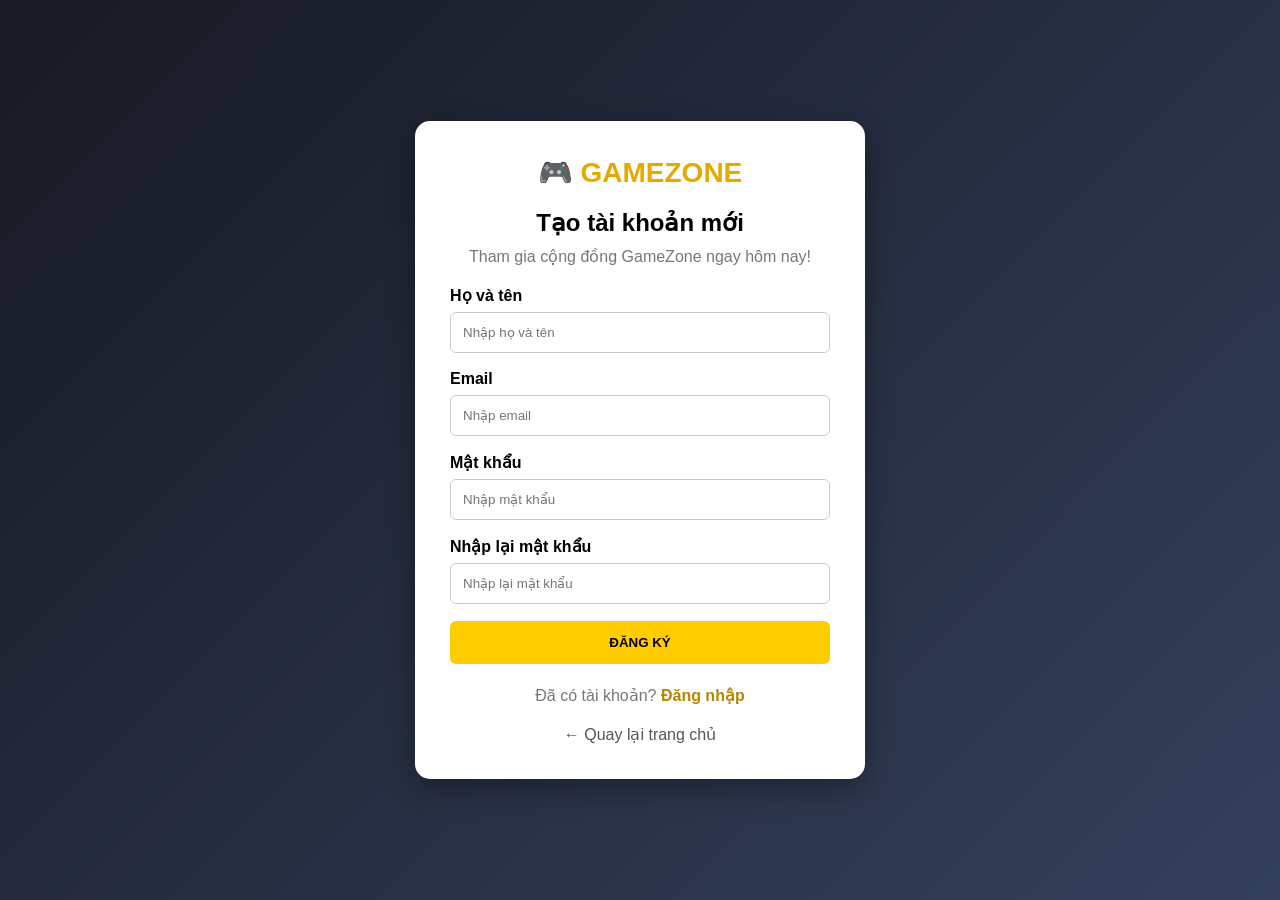
<file: DangKy/register.html>
<!DOCTYPE html>
<html lang="vi">
<head>
    <meta charset="UTF-8">
    <meta name="viewport" content="width=device-width, initial-scale=1.0">
    <title>Đăng ký - GameZone</title>
    <link rel="stylesheet" href="register.css">
</head>
<body>

<div class="register-container">

    <div class="register-box">

        <a href="../TrangChu/index.html" class="logo">🎮 GAMEZONE</a>

        <h2>Tạo tài khoản mới</h2>
        <p>Tham gia cộng đồng GameZone ngay hôm nay!</p>

        <form id="registerForm">

            <label>Họ và tên</label>
            <input type="text" id="name"
                   placeholder="Nhập họ và tên" required>

            <label>Email</label>
            <input type="email" id="email"
                   placeholder="Nhập email" required>

            <label>Mật khẩu</label>
            <input type="password" id="password"
                   placeholder="Nhập mật khẩu" required minlength="6">

            <label>Nhập lại mật khẩu</label>
            <input type="password" id="confirmPassword"
                   placeholder="Nhập lại mật khẩu" required>

            <button type="submit">ĐĂNG KÝ</button>

        </form>

        <p class="login-link">
            Đã có tài khoản?
            <a href="../DangNhap/login.html">Đăng nhập</a>
        </p>

        <a href="../TrangChu/index.html" class="back">
            ← Quay lại trang chủ
        </a>

    </div>

</div>

<script src="register.js"></script>
</body>
</html>
</file>
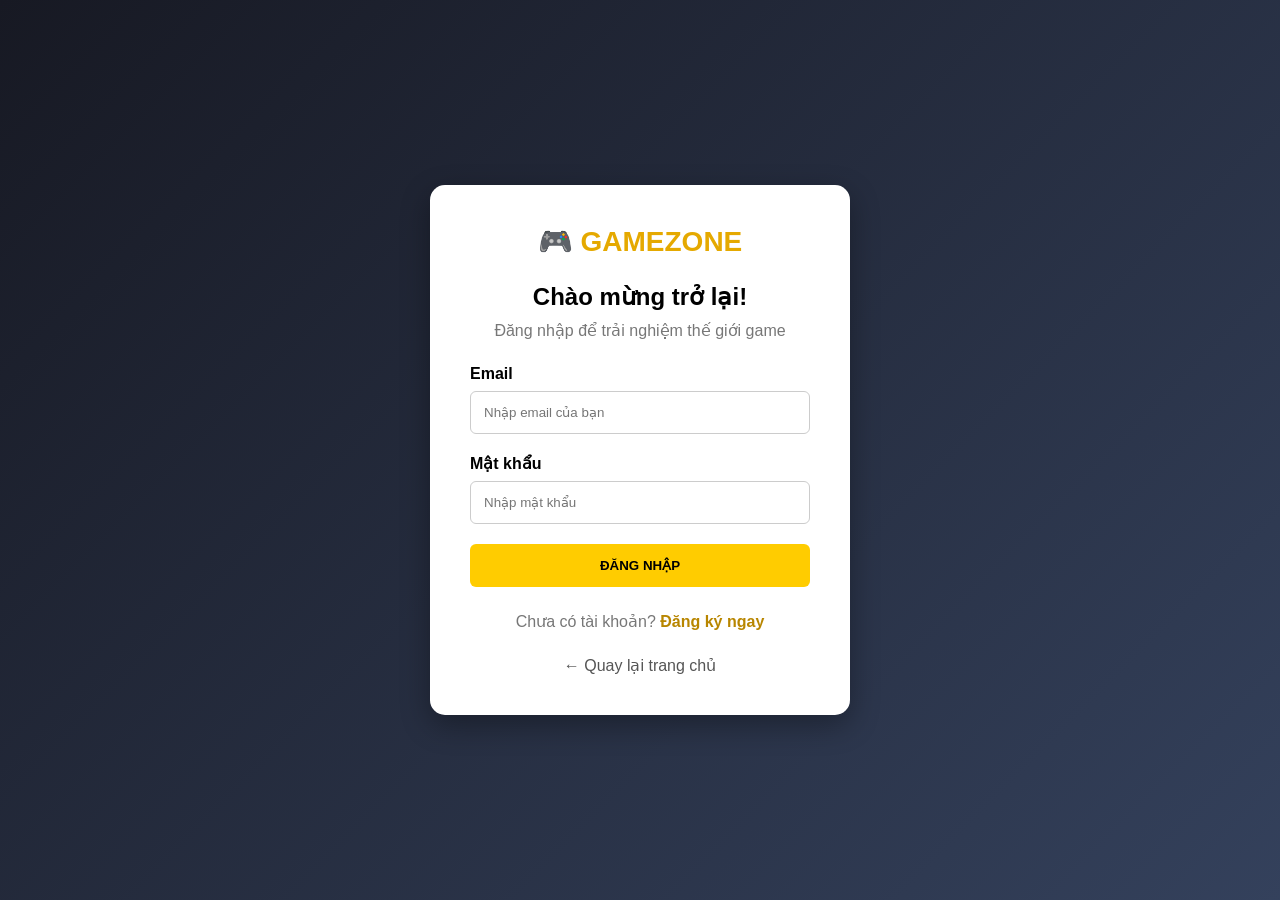
<file: DangNhap/login.html>
<!DOCTYPE html>
<html lang="vi">
<head>
    <meta charset="UTF-8">
    <meta name="viewport" content="width=device-width, initial-scale=1.0">
    <title>Đăng nhập - GameZone</title>
    <link rel="stylesheet" href="login.css">
</head>
<body>

<div class="login-container">

    <div class="login-box">

        <a href="../TrangChu/index.html" class="logo">🎮 GAMEZONE</a>

        <h2>Chào mừng trở lại!</h2>
        <p>Đăng nhập để trải nghiệm thế giới game</p>

        <form id="loginForm">

            <label>Email</label>
            <input type="email" id="email"
                   placeholder="Nhập email của bạn" required>

            <label>Mật khẩu</label>
            <input type="password" id="password"
                   placeholder="Nhập mật khẩu" required>

            <button type="submit">ĐĂNG NHẬP</button>

        </form>

        <p class="register-link">
            Chưa có tài khoản?
            <a href="../DangKy/register.html">Đăng ký ngay</a>
        </p>

        <a href="../TrangChu/index.html" class="back">
            ← Quay lại trang chủ
        </a>

    </div>

</div>

<script src="login.js"></script>
</body>
</html>
</file>
<file: DangKy/register.css>
* {
    margin: 0;
    padding: 0;
    box-sizing: border-box;
}

body {
    font-family: Arial, sans-serif;
    background: linear-gradient(135deg, #171923, #34415c);
    min-height: 100vh;
}

.register-container {
    min-height: 100vh;
    display: flex;
    justify-content: center;
    align-items: center;
    padding: 25px;
}

.register-box {
    width: 450px;
    max-width: 100%;
    background: white;
    padding: 35px;
    border-radius: 15px;
    box-shadow: 0 10px 30px #0005;
}

.logo {
    display: block;
    text-align: center;
    font-size: 28px;
    font-weight: bold;
    color: #e5a900;
    text-decoration: none;
    margin-bottom: 20px;
}

.register-box h2 {
    text-align: center;
    margin-bottom: 10px;
}

.register-box > p {
    text-align: center;
    color: #777;
    margin-bottom: 20px;
}

form label {
    display: block;
    font-weight: bold;
    margin-bottom: 7px;
}

form input {
    width: 100%;
    padding: 12px;
    margin-bottom: 17px;
    border: 1px solid #ccc;
    border-radius: 6px;
    outline: none;
}

form input:focus {
    border-color: #e5a900;
}

form button {
    width: 100%;
    padding: 14px;
    background: #ffcc00;
    border: none;
    border-radius: 6px;
    font-weight: bold;
    cursor: pointer;
}

form button:hover {
    background: #e5a900;
}

.login-link {
    text-align: center;
    margin-top: 22px;
}

.login-link a {
    color: #b88600;
    font-weight: bold;
    text-decoration: none;
}

.back {
    display: block;
    text-align: center;
    margin-top: 20px;
    text-decoration: none;
    color: #555;
}
</file>
<file: DangNhap/login.css>
* {
    margin: 0;
    padding: 0;
    box-sizing: border-box;
}

body {
    font-family: Arial, sans-serif;
    background: linear-gradient(135deg, #171923, #34415c);
    min-height: 100vh;
}

.login-container {
    min-height: 100vh;
    display: flex;
    justify-content: center;
    align-items: center;
    padding: 20px;
}

.login-box {
    background: white;
    width: 420px;
    max-width: 100%;
    padding: 40px;
    border-radius: 15px;
    box-shadow: 0 10px 30px #0005;
}

.logo {
    display: block;
    text-align: center;
    font-size: 28px;
    font-weight: bold;
    color: #e5a900;
    text-decoration: none;
    margin-bottom: 25px;
}

.login-box h2 {
    text-align: center;
    margin-bottom: 10px;
}

.login-box > p {
    text-align: center;
    color: #777;
    margin-bottom: 25px;
}

form label {
    display: block;
    font-weight: bold;
    margin-bottom: 8px;
}

form input {
    width: 100%;
    padding: 13px;
    border: 1px solid #ccc;
    border-radius: 6px;
    margin-bottom: 20px;
    outline: none;
}

form input:focus {
    border-color: #e5a900;
}

form button {
    width: 100%;
    padding: 14px;
    background: #ffcc00;
    border: none;
    border-radius: 6px;
    font-weight: bold;
    cursor: pointer;
}

form button:hover {
    background: #e5a900;
}

.register-link {
    text-align: center;
    margin-top: 25px;
}

.register-link a {
    color: #b88600;
    font-weight: bold;
    text-decoration: none;
}

.back {
    display: block;
    text-align: center;
    margin-top: 25px;
    text-decoration: none;
    color: #555;
}
</file>
